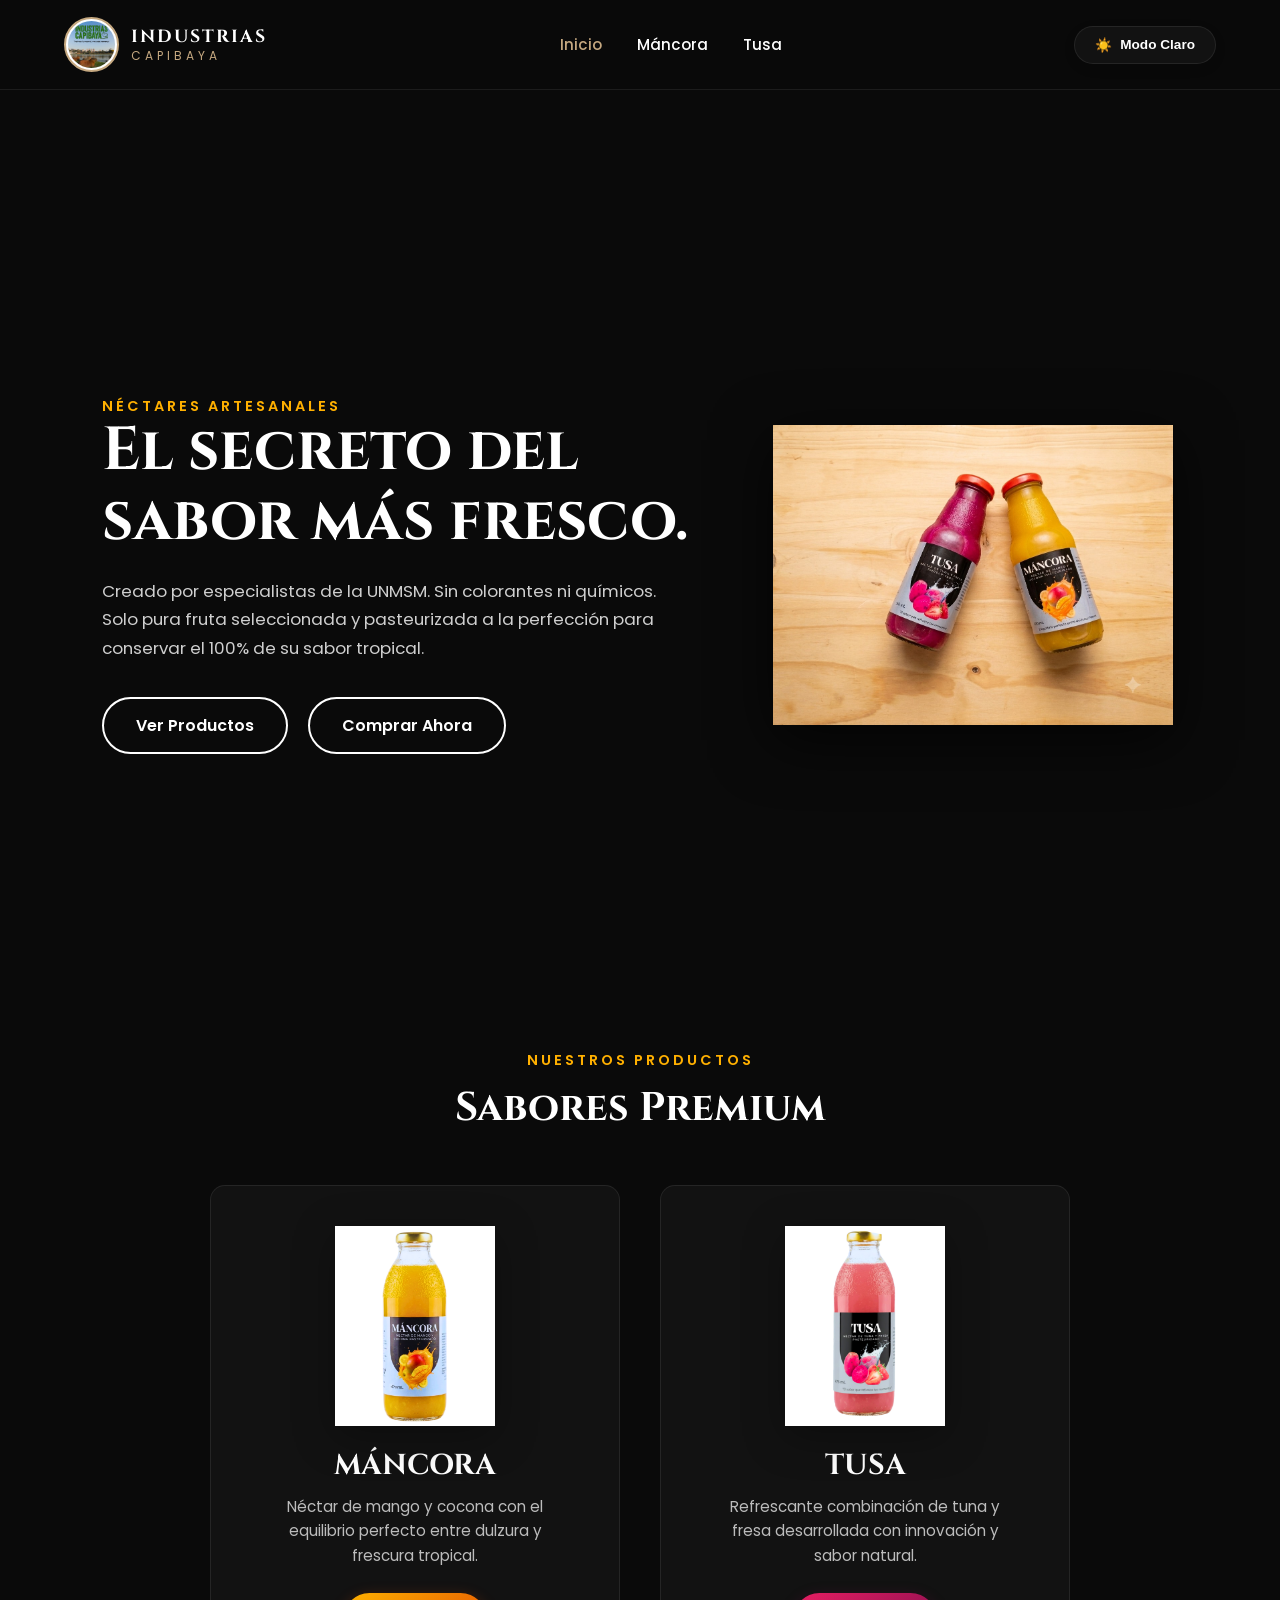
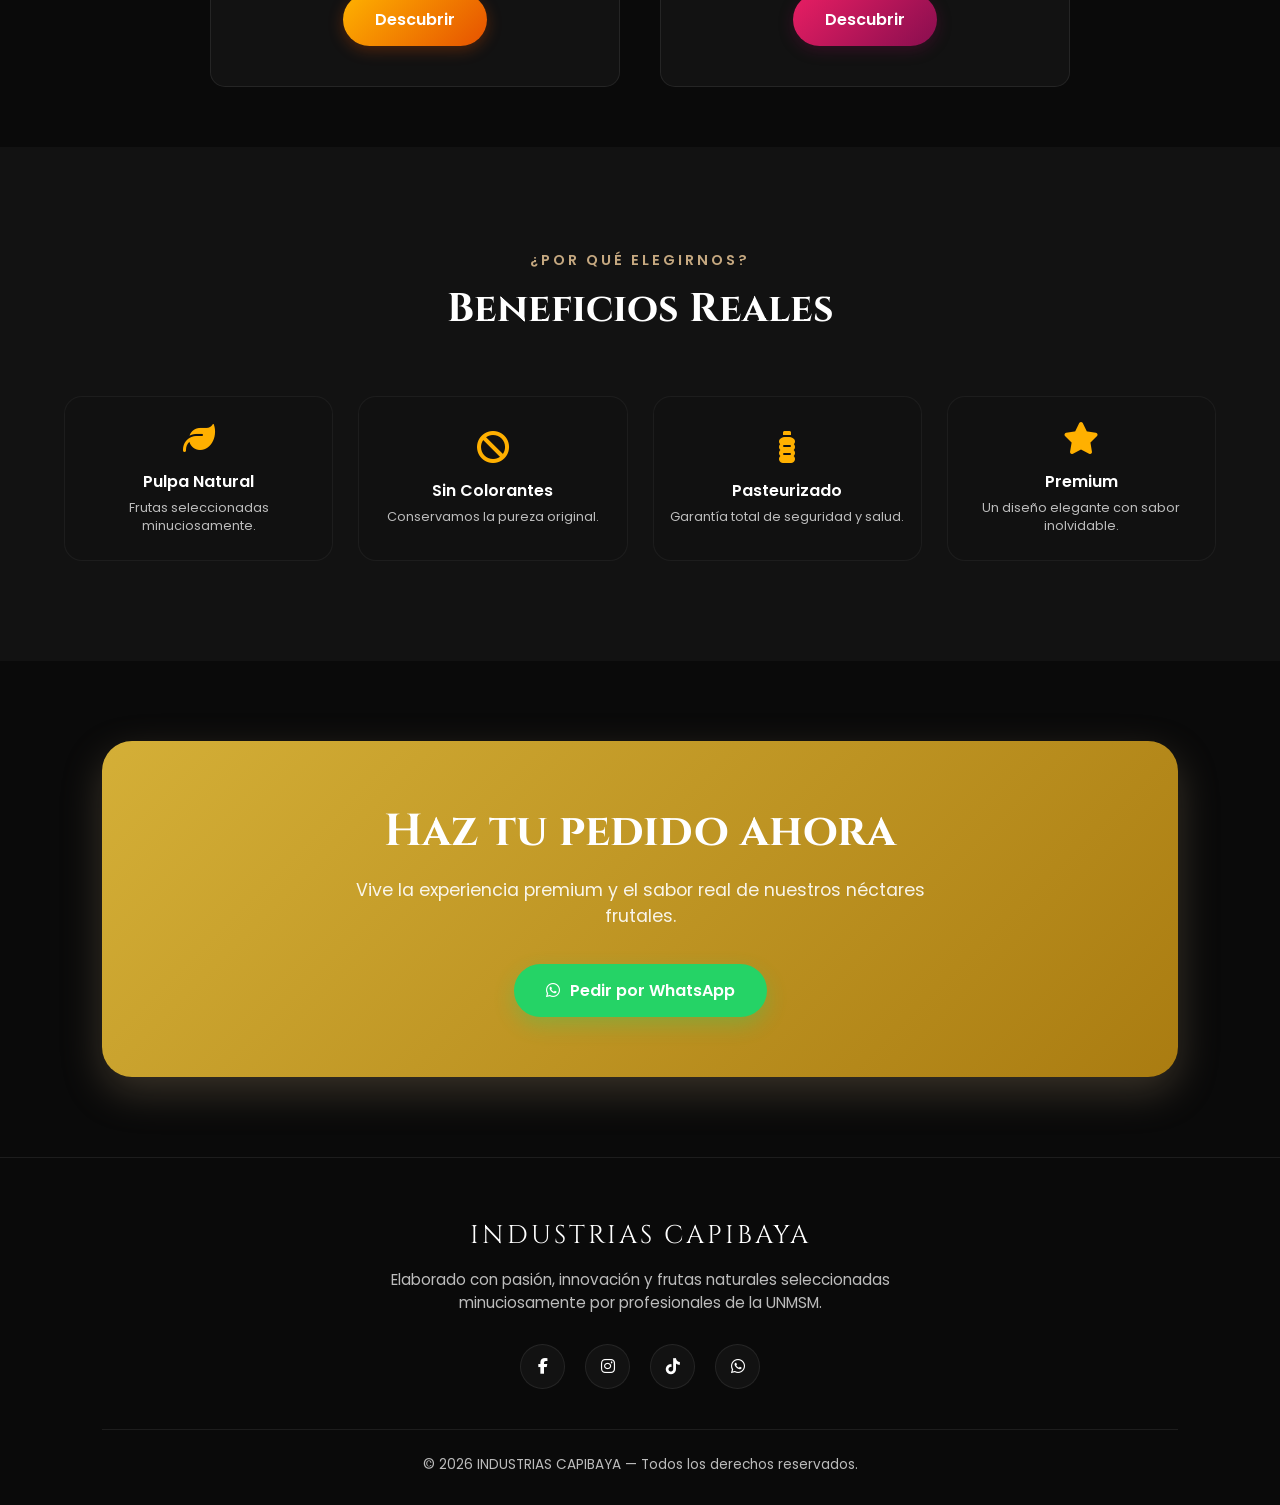
<file: index.html>
<!DOCTYPE html>
<html lang="es">
<head>
  <meta charset="UTF-8">
  <meta name="viewport" content="width=device-width, initial-scale=1.0">
  <title>INDUSTRIAS CAPIBAYA | Néctares Artesanales Premium</title>
  <link rel="stylesheet" href="css/styles.css">
  <link rel="preconnect" href="https://fonts.googleapis.com">
  <link rel="preconnect" href="https://fonts.gstatic.com" crossorigin>
  <link href="https://fonts.googleapis.com/css2?family=Cinzel:wght@500;700&family=Poppins:wght@300;400;500;600;700&display=swap" rel="stylesheet">
  <link rel="stylesheet" href="https://cdnjs.cloudflare.com/ajax/libs/font-awesome/6.5.2/css/all.min.css">
  <link rel="icon" href="img/logo.png">
</head>

<body data-page="home">

  <header class="header">
    <a href="index.html" class="logo">
      <img src="img/logo.png" alt="Logo Industrias Capibaya" class="logo__img">
      <div class="logo__text-container">
        <span class="logo__brand">INDUSTRIAS</span>
        <p class="logo__tagline">CAPIBAYA</p>
      </div>
    </a>

    <nav class="navbar" id="navbar">
      <a href="index.html" class="navbar__link navbar__link--active">Inicio</a>
      <a href="mancora.html" class="navbar__link">Máncora</a>
      <a href="tusa.html" class="navbar__link">Tusa</a>
    </nav>

    <div class="header__actions">
      <button id="themeToggle" class="theme-toggle" aria-label="Cambiar tema visual">
        <span class="theme-toggle__icon">🌙</span>
        <span class="theme-toggle__text">Modo Oscuro</span>
      </button>
      <div class="menu-btn" id="menuBtn">
        <i class="fa-solid fa-bars"></i>
      </div>
    </div>
  </header>

  <main class="main-content">
    
  <section class="hero" id="inicio">
    <div class="hero-content">
      
      <div class="hero-text">
        <span class="hero-mini" style="color: #ffb000; letter-spacing: 3px; font-weight: 600; font-size: 0.9rem;">NÉCTARES ARTESANALES</span>
        <h1>El secreto del sabor más fresco.</h1>
        <p>
          Creado por especialistas de la UNMSM. Sin colorantes ni químicos. 
          Solo pura fruta seleccionada y pasteurizada a la perfección para conservar el 100% de su sabor tropical.
        </p>
        <div class="hero-buttons">
          <a href="#productos" class="btn btn--secondary">Ver Productos</a>
          <a href="https://wa.me/51901165662?text=Hola,%20vi%20su%20web%20y%20quiero%20más%20información" target="_blank" class="btn btn--secondary">Comprar Ahora</a>
        </div>
      </div>

      <div class="hero-img">
        <img src="img/duo-bottles.png" alt="Néctares Premium">
      </div>

    </div>
  </section>

 <section class="details-section" id="productos" style="padding: 60px 4%; width: 100%; display: flex; flex-direction: column; align-items: center;">
      
      <div style="text-align: center; margin-bottom: 50px; width: 100%; display: block;">
        <span class="hero-product__subtitle" style="color: #ffb000; letter-spacing: 3px; font-weight: 600; font-size: 0.9rem; display: block; margin-bottom: 5px;">NUESTROS PRODUCTOS</span>
        <h2 style="font-family: 'Cinzel', serif; font-size: 2.5rem; margin-top: 10px; color: inherit; display: block;">Sabores Premium</h2>
      </div>

      <div class="ingredients-grid" style="display: grid; grid-template-columns: repeat(auto-fit, minmax(280px, 1fr)); gap: 40px; width: 100%; max-width: 900px; margin: 0 auto; padding: 0 20px;">
        
        <div class="ingredient-card product-card--mancora" style="padding: 40px 20px; background: var(--bg-card, #161616); border-radius: 15px; display: flex; flex-direction: column; align-items: center; text-align: center; transition: all 0.3s ease;">
          <img src="img/mancora-bottle.png" alt="Néctar Máncora" style="width: 100%; max-width: 160px; height: auto; margin-bottom: 20px; filter: drop-shadow(0 10px 20px rgba(0,0,0,0.3)); object-fit: contain;">
          <h3 style="font-family: 'Cinzel', serif; font-size: 1.8rem; margin-bottom: 10px; color: inherit;">MÁNCORA</h3>
          <p style="color: var(--text-muted, #cfcfcf); font-size: 0.95rem; line-height: 1.6; margin-bottom: 25px; max-width: 280px;">Néctar de mango y cocona con el equilibrio perfecto entre dulzura y frescura tropical.</p>
          <a href="mancora.html" class="btn btn--primary btn--discover" style="margin-top: auto;">Descubrir</a>
        </div>

        <div class="ingredient-card product-card--tusa" style="padding: 40px 20px; background: var(--bg-card, #161616); border-radius: 15px; display: flex; flex-direction: column; align-items: center; text-align: center; transition: all 0.3s ease;">
          <img src="img/tusa-bottle.png" alt="Néctar Tusa" style="width: 100%; max-width: 160px; height: auto; margin-bottom: 20px; filter: drop-shadow(0 10px 20px rgba(0,0,0,0.3)); object-fit: contain;">
          <h3 style="font-family: 'Cinzel', serif; font-size: 1.8rem; margin-bottom: 10px; color: inherit;">TUSA</h3>
          <p style="color: var(--text-muted, #cfcfcf); font-size: 0.95rem; line-height: 1.6; margin-bottom: 25px; max-width: 280px;">Refrescante combinación de tuna y fresa desarrollada con innovación y sabor natural.</p>
          <a href="tusa.html" class="btn btn--primary btn--discover" style="margin-top: auto;">Descubrir</a>
        </div>

      </div>
    </section>

    <section class="process-section" id="beneficios">
      <span class="process-section__subtitle">¿POR QUÉ ELEGIRNOS?</span>
      <h2 class="process-section__title">Beneficios Reales</h2>
      
      <div class="ingredients-grid" style="grid-template-columns: repeat(auto-fit, minmax(220px, 1fr)); gap: 25px;">
        <div class="ingredient-card">
          <i class="fa-solid fa-leaf ingredient-card__icon"></i>
          <h3 class="ingredient-card__name">Pulpa Natural</h3>
          <p class="ingredient-card__desc">Frutas seleccionadas minuciosamente.</p>
        </div>
        <div class="ingredient-card">
          <i class="fa-solid fa-ban ingredient-card__icon"></i>
          <h3 class="ingredient-card__name">Sin Colorantes</h3>
          <p class="ingredient-card__desc">Conservamos la pureza original.</p>
        </div>
        <div class="ingredient-card">
          <i class="fa-solid fa-bottle-water ingredient-card__icon"></i>
          <h3 class="ingredient-card__name">Pasteurizado</h3>
          <p class="ingredient-card__desc">Garantía total de seguridad y salud.</p>
        </div>
        <div class="ingredient-card">
          <i class="fa-solid fa-star ingredient-card__icon"></i>
          <h3 class="ingredient-card__name">Premium</h3>
          <p class="ingredient-card__desc">Un diseño elegante con sabor inolvidable.</p>
        </div>
      </div>
    </section>

    <section class="cta-banner">
      <div class="cta-banner__container">
        <h2 class="cta-banner__title">Haz tu pedido ahora</h2>
        <p class="cta-banner__text">Vive la experiencia premium y el sabor real de nuestros néctares frutales.</p>
        <a href="https://wa.me/51903060259?text=Hola,%20vi%20su%20web%20y%20quiero%20hacer%20un%20pedido" target="_blank" class="btn btn--whatsapp">
          <i class="fa-brands fa-whatsapp"></i> Pedir por WhatsApp
        </a>
      </div>
    </section>

  </main>

  <footer class="footer">
    <div class="footer__logo-title">INDUSTRIAS CAPIBAYA</div>
    <p class="footer__desc">Elaborado con pasión, innovación y frutas naturales seleccionadas minuciosamente por profesionales de la UNMSM.</p>
    <div class="footer__socials">
      <a href="#" class="footer__social-link" aria-label="Facebook"><i class="fa-brands fa-facebook-f"></i></a>
      <a href="https://www.instagram.com/industriascapibaya.sac?utm_source=ig_web_button_share_sheet&igsh=ZDNlZDc0MzIxNw==" class="footer__social-link" aria-label="Instagram"><i class="fa-brands fa-instagram"></i></a>
      <a href="#" class="footer__social-link" aria-label="TikTok"><i class="fa-brands fa-tiktok"></i></a>
      <a href="https://wa.me/51901165662" target="_blank" class="footer__social-link" aria-label="WhatsApp"><i class="fa-brands fa-whatsapp"></i></a>
    </div>
    <div class="footer__copy">
      &copy; 2026 INDUSTRIAS CAPIBAYA — Todos los derechos reservados.
    </div>
  </footer>

  <script src="js/script.js"></script>
</body>
</html>
</file>
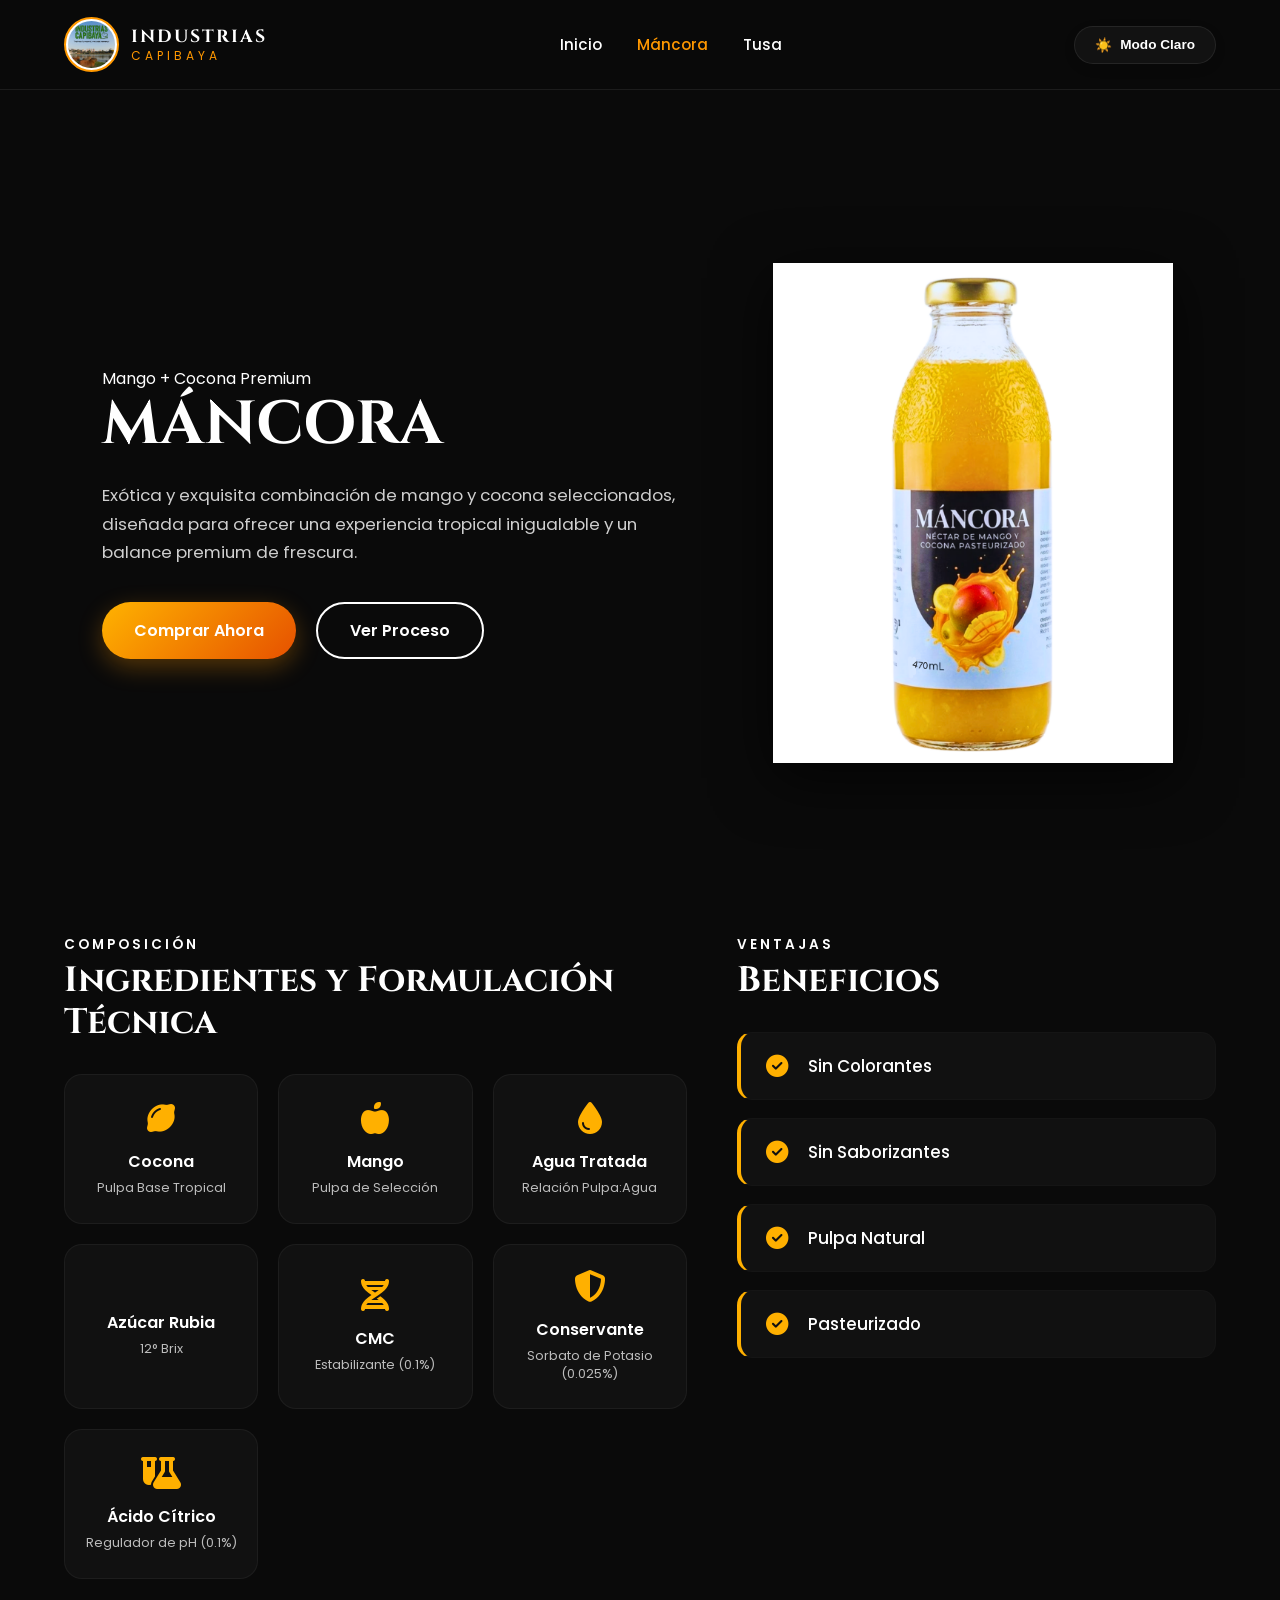
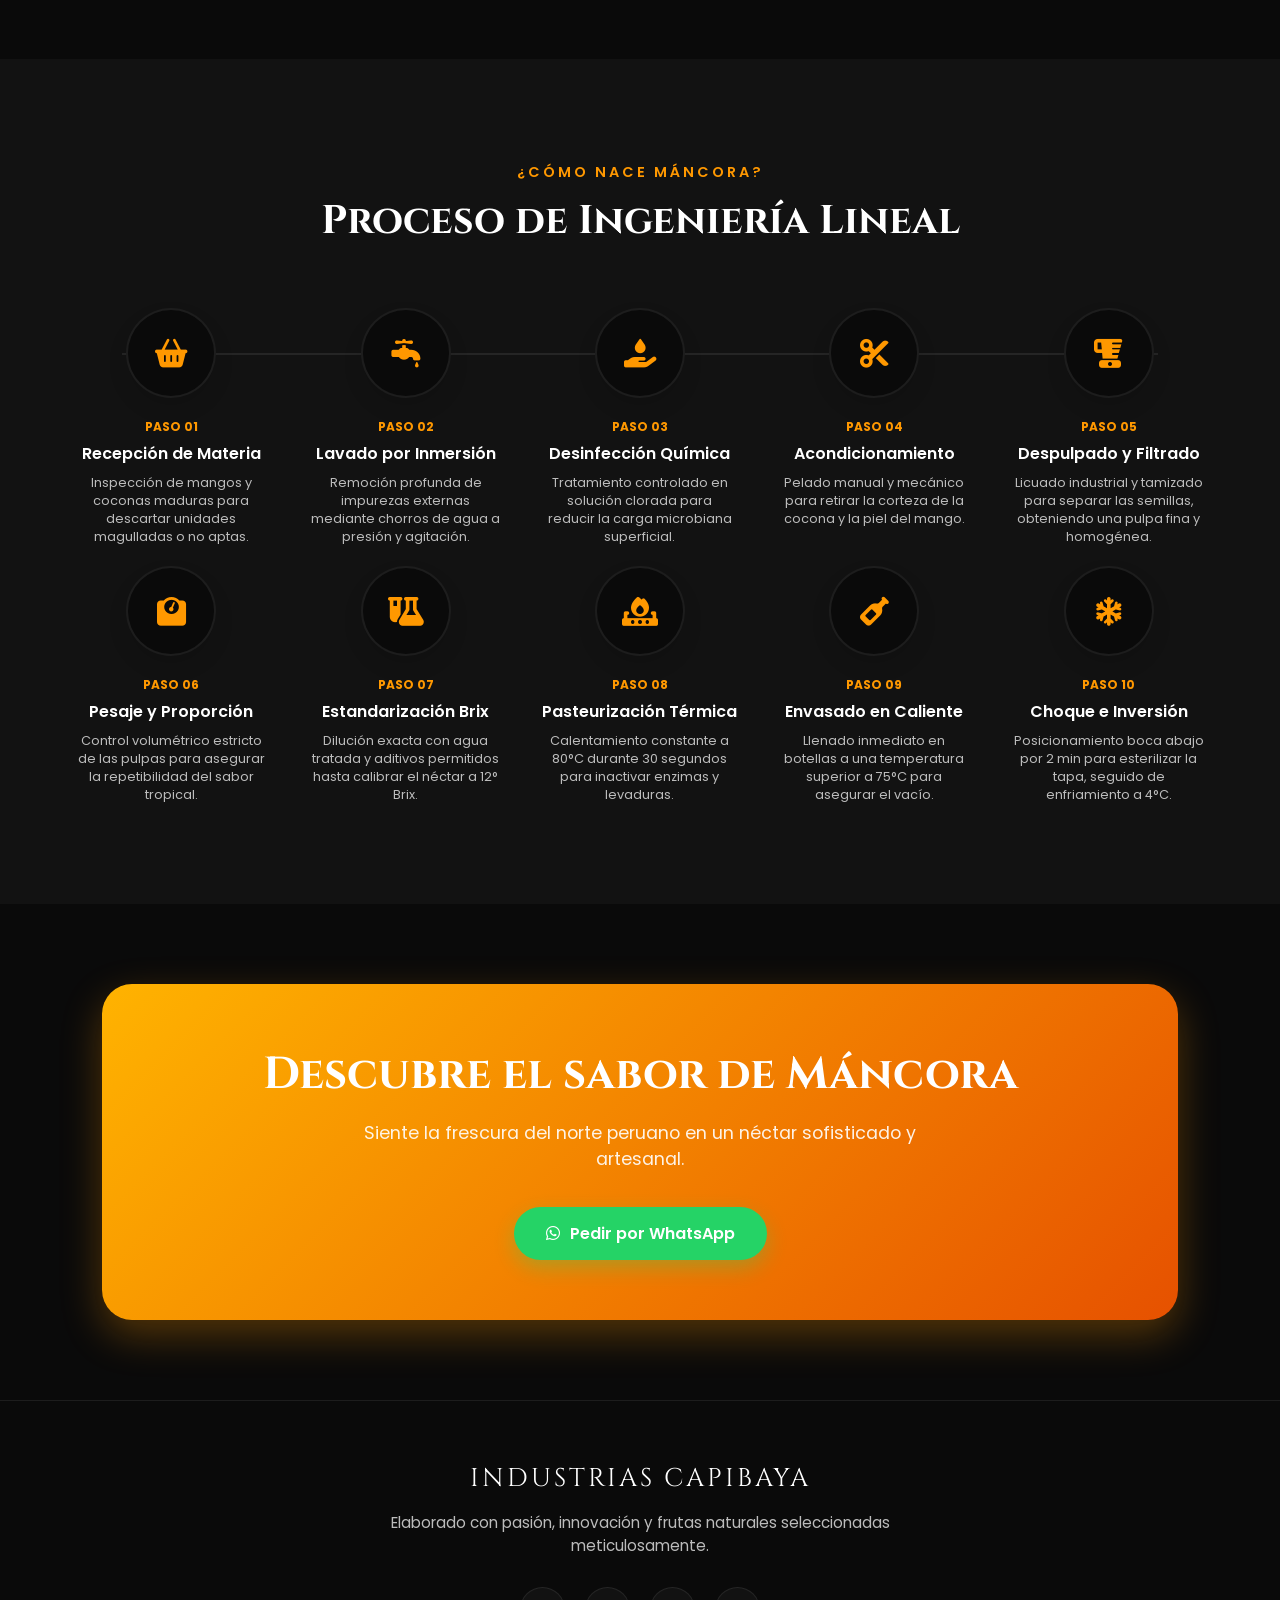
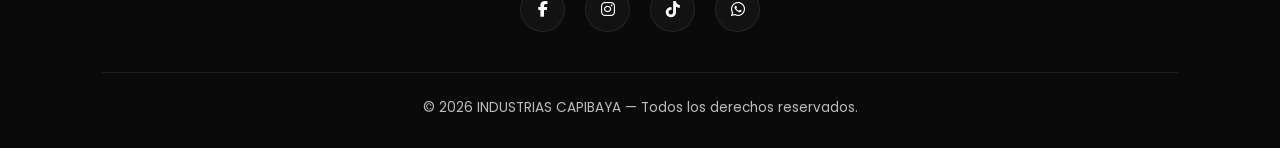
<file: mancora.html>
<!DOCTYPE html>
<html lang="es">
<head>
  <meta charset="UTF-8">
  <meta name="viewport" content="width=device-width, initial-scale=1.0">
  <title>MÁNCORA Premium | Industrias Capibaya</title>
  <link rel="stylesheet" href="css/styles.css">
  <link rel="preconnect" href="https://fonts.googleapis.com">
  <link rel="preconnect" href="https://fonts.gstatic.com" crossorigin>
  <link href="https://fonts.googleapis.com/css2?family=Cinzel:wght@700&family=Poppins:wght@300;400;500;600;700&display=swap" rel="stylesheet">
  <link rel="stylesheet" href="https://cdnjs.cloudflare.com/ajax/libs/font-awesome/6.5.2/css/all.min.css">
  <link rel="icon" href="img/logo.png">
</head>

<body data-product="mancora">

  <header class="header">
    <a href="index.html" class="logo">
      <img src="img/logo.png" alt="Logo Industrias Capibaya" class="logo__img">
      <div class="logo__text-container">
        <span class="logo__brand">INDUSTRIAS</span>
        <p class="logo__tagline">CAPIBAYA</p>
      </div>
    </a>
    <nav class="navbar" id="navbar">
      <a href="index.html" class="navbar__link">Inicio</a>
      <a href="mancora.html" class="navbar__link navbar__link--active">Máncora</a>
      <a href="tusa.html" class="navbar__link">Tusa</a>
    </nav>
    <div class="header__actions">
      <button id="themeToggle" class="theme-toggle" aria-label="Cambiar tema visual">
        <span class="theme-toggle__icon">🌙</span>
        <span class="theme-toggle__text">Modo Oscuro</span>
      </button>
      <div class="menu-btn" id="menuBtn"><i class="fa-solid fa-bars"></i></div>
    </div>
  </header>

  <main class="main-content">
    <section class="hero-product">
      <div class="hero-product__grid">
        <div class="hero-product__info">
          <span class="hero-product__subtitle">Mango + Cocona Premium</span>
          <h1 class="hero-product__title">MÁNCORA</h1>
          <p class="hero-product__description">
            Exótica y exquisita combinación de mango y cocona seleccionados, diseñada para ofrecer una experiencia tropical inigualable y un balance premium de frescura.
          </p>
          <div class="hero-product__actions">
            <a href="https://wa.me/51903060259?text=Hola,%20quiero%20comprar%20el%20néctar%20Premium%20Máncora" target="_blank" class="btn btn--primary">Comprar Ahora</a>
            <a href="#proceso" class="btn btn--secondary">Ver Proceso</a>
          </div>
        </div>
        <div class="hero-product__image-container">
          <img src="img/mancora-bottle.png" alt="Botella de Néctar Máncora Premium" class="hero-product__img">
        </div>
      </div>
    </section>

<section class="details-section">
  <div class="details-container-row">
    
    <div class="details-column-left">
      <div class="section-title-left">
        <span>COMPOSICIÓN</span>
        <h2>Ingredientes y Formulación Técnica</h2>
      </div>
      
      <div class="ingredients-grid">
        <div class="ingredient-card">
          <i class="fa-solid fa-lemon ingredient-card__icon"></i>
          <h3 class="ingredient-card__name">Cocona</h3>
          <p class="ingredient-card__desc">Pulpa Base Tropical</p>
        </div>
        <div class="ingredient-card">
          <i class="fa-solid fa-apple-whole ingredient-card__icon"></i>
          <h3 class="ingredient-card__name">Mango</h3>
          <p class="ingredient-card__desc">Pulpa de Selección</p>
        </div>
        <div class="ingredient-card">
          <i class="fa-solid fa-droplet ingredient-card__icon"></i>
          <h3 class="ingredient-card__name">Agua Tratada</h3>
          <p class="ingredient-card__desc">Relación Pulpa:Agua</p>
        </div>
        <div class="ingredient-card">
          <i class="fa-solid fa-cubes-sugar ingredient-card__icon"></i>
          <h3 class="ingredient-card__name">Azúcar Rubia</h3>
          <p class="ingredient-card__desc">12° Brix</p>
        </div>
        <div class="ingredient-card">
          <i class="fa-solid fa-dna ingredient-card__icon"></i>
          <h3 class="ingredient-card__name">CMC</h3>
          <p class="ingredient-card__desc">Estabilizante (0.1%)</p>
        </div>
        <div class="ingredient-card">
          <i class="fa-solid fa-shield-halved ingredient-card__icon"></i>
          <h3 class="ingredient-card__name">Conservante</h3>
          <p class="ingredient-card__desc">Sorbato de Potasio (0.025%)</p>
        </div>
        <div class="ingredient-card">
          <i class="fa-solid fa-flask-vial ingredient-card__icon"></i>
          <h3 class="ingredient-card__name">Ácido Cítrico</h3>
          <p class="ingredient-card__desc">Regulador de pH (0.1%)</p>
        </div>
      </div>
    </div>

    <div class="details-column-right">
      <div class="section-title-left">
        <span>VENTAJAS</span>
        <h2>Beneficios</h2>
      </div>
      
      <div class="benefits-list-vertical">
        <div class="benefit-row-item">
          <i class="fa-solid fa-circle-check"></i>
          <p>Sin Colorantes</p>
        </div>
        <div class="benefit-row-item">
          <i class="fa-solid fa-circle-check"></i>
          <p>Sin Saborizantes</p>
        </div>
        <div class="benefit-row-item">
          <i class="fa-solid fa-circle-check"></i>
          <p>Pulpa Natural</p>
        </div>
        <div class="benefit-row-item">
          <i class="fa-solid fa-circle-check"></i>
          <p>Pasteurizado</p>
        </div>
      </div>
    </div>

  </div>
</section>

    <section class="process-section" id="proceso">
  <span class="process-section__subtitle">¿CÓMO NACE MÁNCORA?</span>
  <h2 class="process-section__title">Proceso de Ingeniería Lineal</h2>
  <div class="timeline" style="grid-template-columns: repeat(auto-fit, minmax(200px, 1fr));">
    
    <div class="step-process timeline-item">
      <div class="step-process__circle"><i class="fa-solid fa-basket-shopping step-process__icon"></i></div>
      <span class="step-process__number">PASO 01</span>
      <h3 class="step-process__name">Recepción de Materia</h3>
      <p class="step-process__desc">Inspección de mangos y coconas maduras para descartar unidades magulladas o no aptas.</p>
    </div>

    <div class="step-process timeline-item">
      <div class="step-process__circle"><i class="fa-solid fa-faucet-drip step-process__icon"></i></div>
      <span class="step-process__number">PASO 02</span>
      <h3 class="step-process__name">Lavado por Inmersión</h3>
      <p class="step-process__desc">Remoción profunda de impurezas externas mediante chorros de agua a presión y agitación.</p>
    </div>

    <div class="step-process timeline-item">
      <div class="step-process__circle"><i class="fa-solid fa-hand-holding-droplet step-process__icon"></i></div>
      <span class="step-process__number">PASO 03</span>
      <h3 class="step-process__name">Desinfección Química</h3>
      <p class="step-process__desc">Tratamiento controlado en solución clorada para reducir la carga microbiana superficial.</p>
    </div>

    <div class="step-process timeline-item">
      <div class="step-process__circle"><i class="fa-solid fa-scissors step-process__icon"></i></div>
      <span class="step-process__number">PASO 04</span>
      <h3 class="step-process__name">Acondicionamiento</h3>
      <p class="step-process__desc">Pelado manual y mecánico para retirar la corteza de la cocona y la piel del mango.</p>
    </div>

    <div class="step-process timeline-item">
      <div class="step-process__circle"><i class="fa-solid fa-blender step-process__icon"></i></div>
      <span class="step-process__number">PASO 05</span>
      <h3 class="step-process__name">Despulpado y Filtrado</h3>
      <p class="step-process__desc">Licuado industrial y tamizado para separar las semillas, obteniendo una pulpa fina y homogénea.</p>
    </div>

    <div class="step-process timeline-item">
      <div class="step-process__circle"><i class="fa-solid fa-weight-scale step-process__icon"></i></div>
      <span class="step-process__number">PASO 06</span>
      <h3 class="step-process__name">Pesaje y Proporción</h3>
      <p class="step-process__desc">Control volumétrico estricto de las pulpas para asegurar la repetibilidad del sabor tropical.</p>
    </div>

    <div class="step-process timeline-item">
      <div class="step-process__circle"><i class="fa-solid fa-flask-vial step-process__icon"></i></div>
      <span class="step-process__number">PASO 07</span>
      <h3 class="step-process__name">Estandarización Brix</h3>
      <p class="step-process__desc">Dilución exacta con agua tratada y aditivos permitidos hasta calibrar el néctar a 12° Brix.</p>
    </div>

    <div class="step-process timeline-item">
      <div class="step-process__circle"><i class="fa-solid fa-fire-burner step-process__icon"></i></div>
      <span class="step-process__number">PASO 08</span>
      <h3 class="step-process__name">Pasteurización Térmica</h3>
      <p class="step-process__desc">Calentamiento constante a 80°C durante 30 segundos para inactivar enzimas y levaduras.</p>
    </div>

    <div class="step-process timeline-item">
      <div class="step-process__circle"><i class="fa-solid fa-wine-bottle step-process__icon"></i></div>
      <span class="step-process__number">PASO 09</span>
      <h3 class="step-process__name">Envasado en Caliente</h3>
      <p class="step-process__desc">Llenado inmediato en botellas a una temperatura superior a 75°C para asegurar el vacío.</p>
    </div>

    <div class="step-process timeline-item">
      <div class="step-process__circle"><i class="fa-solid fa-snowflake step-process__icon"></i></div>
      <span class="step-process__number">PASO 10</span>
      <h3 class="step-process__name">Choque e Inversión</h3>
      <p class="step-process__desc">Posicionamiento boca abajo por 2 min para esterilizar la tapa, seguido de enfriamiento a 4°C.</p>
    </div>

  </div>
</section>

    <section class="cta-banner">
      <div class="cta-banner__container">
        <h2 class="cta-banner__title">Descubre el sabor de Máncora</h2>
        <p class="cta-banner__text">Siente la frescura del norte peruano en un néctar sofisticado y artesanal.</p>
        <a href="https://wa.me/51903060259?text=Hola,%20quiero%20hacer%20un%20pedido%20de%20Máncora" target="_blank" class="btn btn--whatsapp">
          <i class="fa-brands fa-whatsapp"></i> Pedir por WhatsApp
        </a>
      </div>
    </section>
  </main>

  <footer class="footer">
    <div class="footer__logo-title">INDUSTRIAS CAPIBAYA</div>
 <p class="footer__desc">Elaborado con pasión, innovación y frutas naturales seleccionadas meticulosamente.</p>
    <div class="footer__socials">
      <a href="#" class="footer__social-link" aria-label="Facebook"><i class="fa-brands fa-facebook-f"></i></a>
      <a href="https://www.instagram.com/industriascapibaya.sac?utm_source=ig_web_button_share_sheet&igsh=ZDNlZDc0MzIxNw==" class="footer__social-link" aria-label="Instagram"><i class="fa-brands fa-instagram"></i></a>
      <a href="#" class="footer__social-link" aria-label="TikTok"><i class="fa-brands fa-tiktok"></i></a>
      <a href="https://wa.me/51903060259" target="_blank" class="footer__social-link" aria-label="WhatsApp"><i class="fa-brands fa-whatsapp"></i></a>
    </div>
    <div class="footer__copy">
      &copy; 2026 INDUSTRIAS CAPIBAYA — Todos los derechos reservados.
    </div>
  </footer>

  <script src="js/script.js"></script>
</body>
</html>
</file>
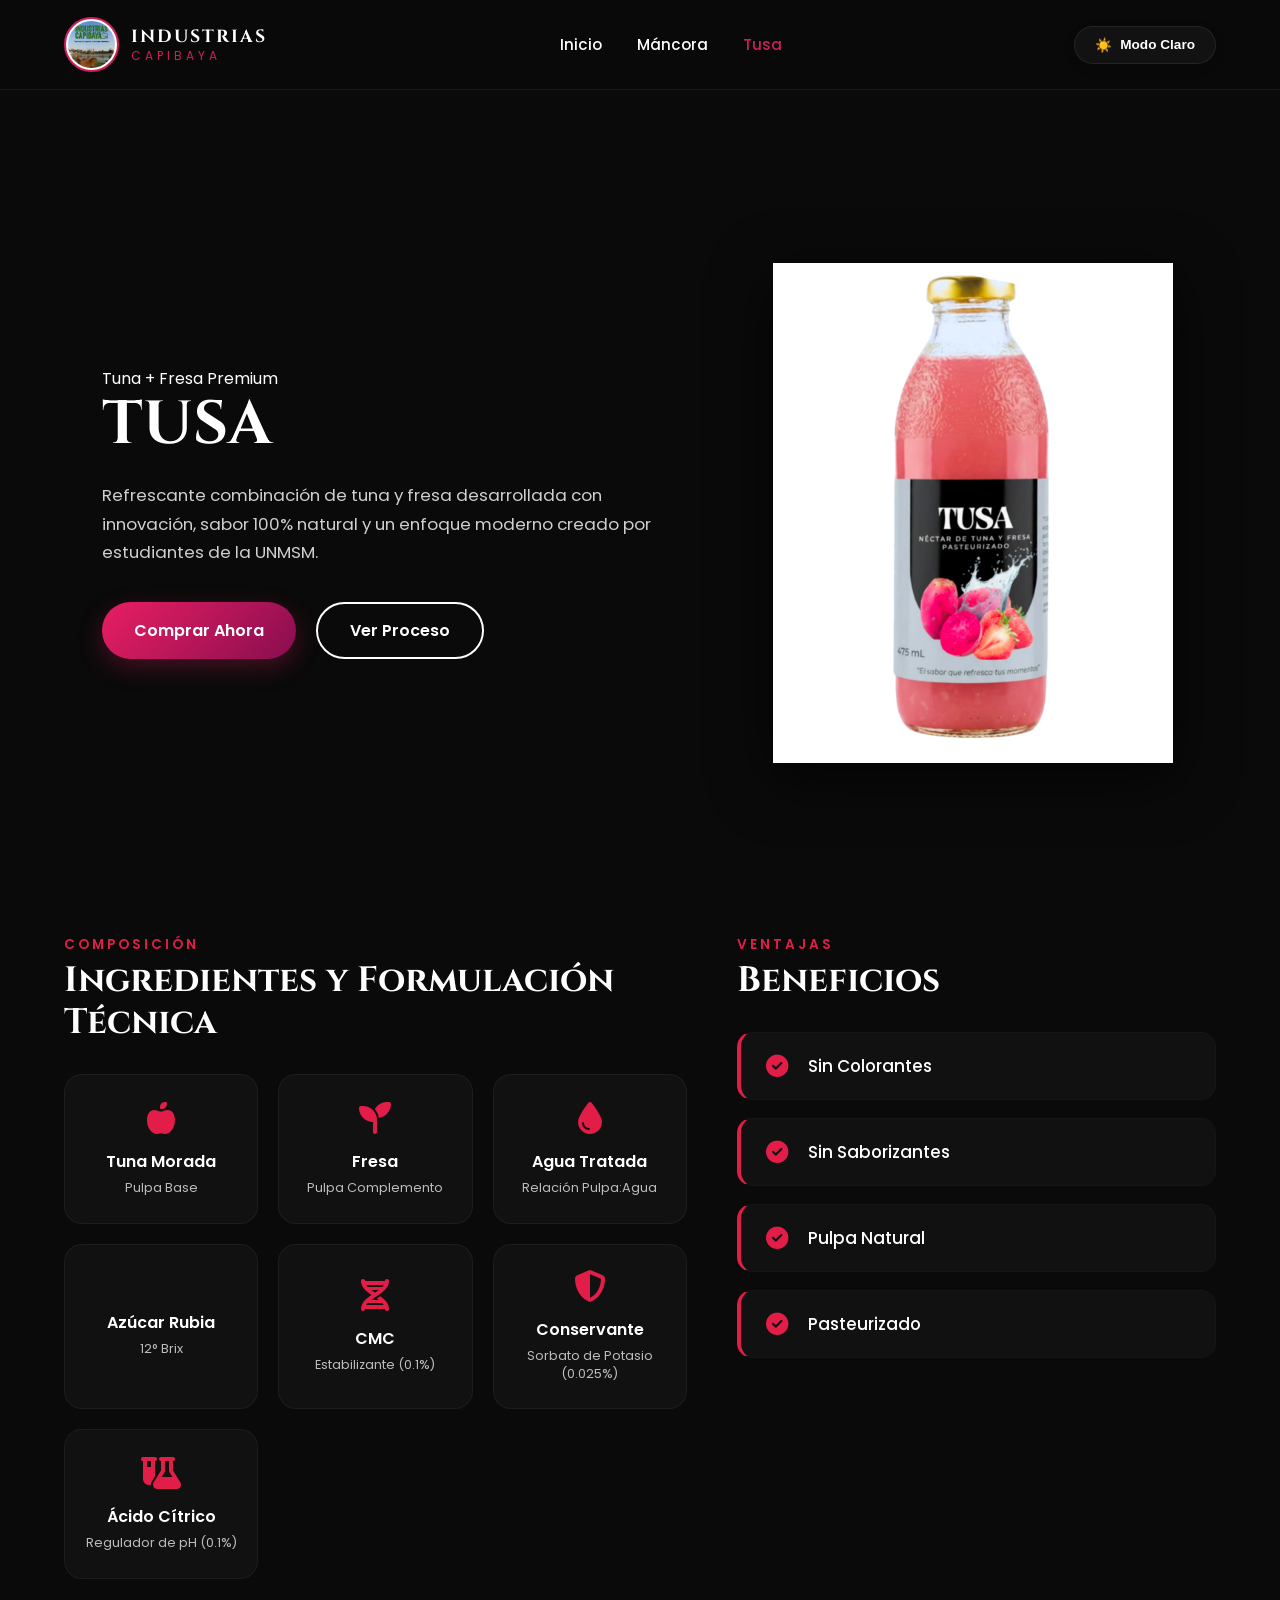
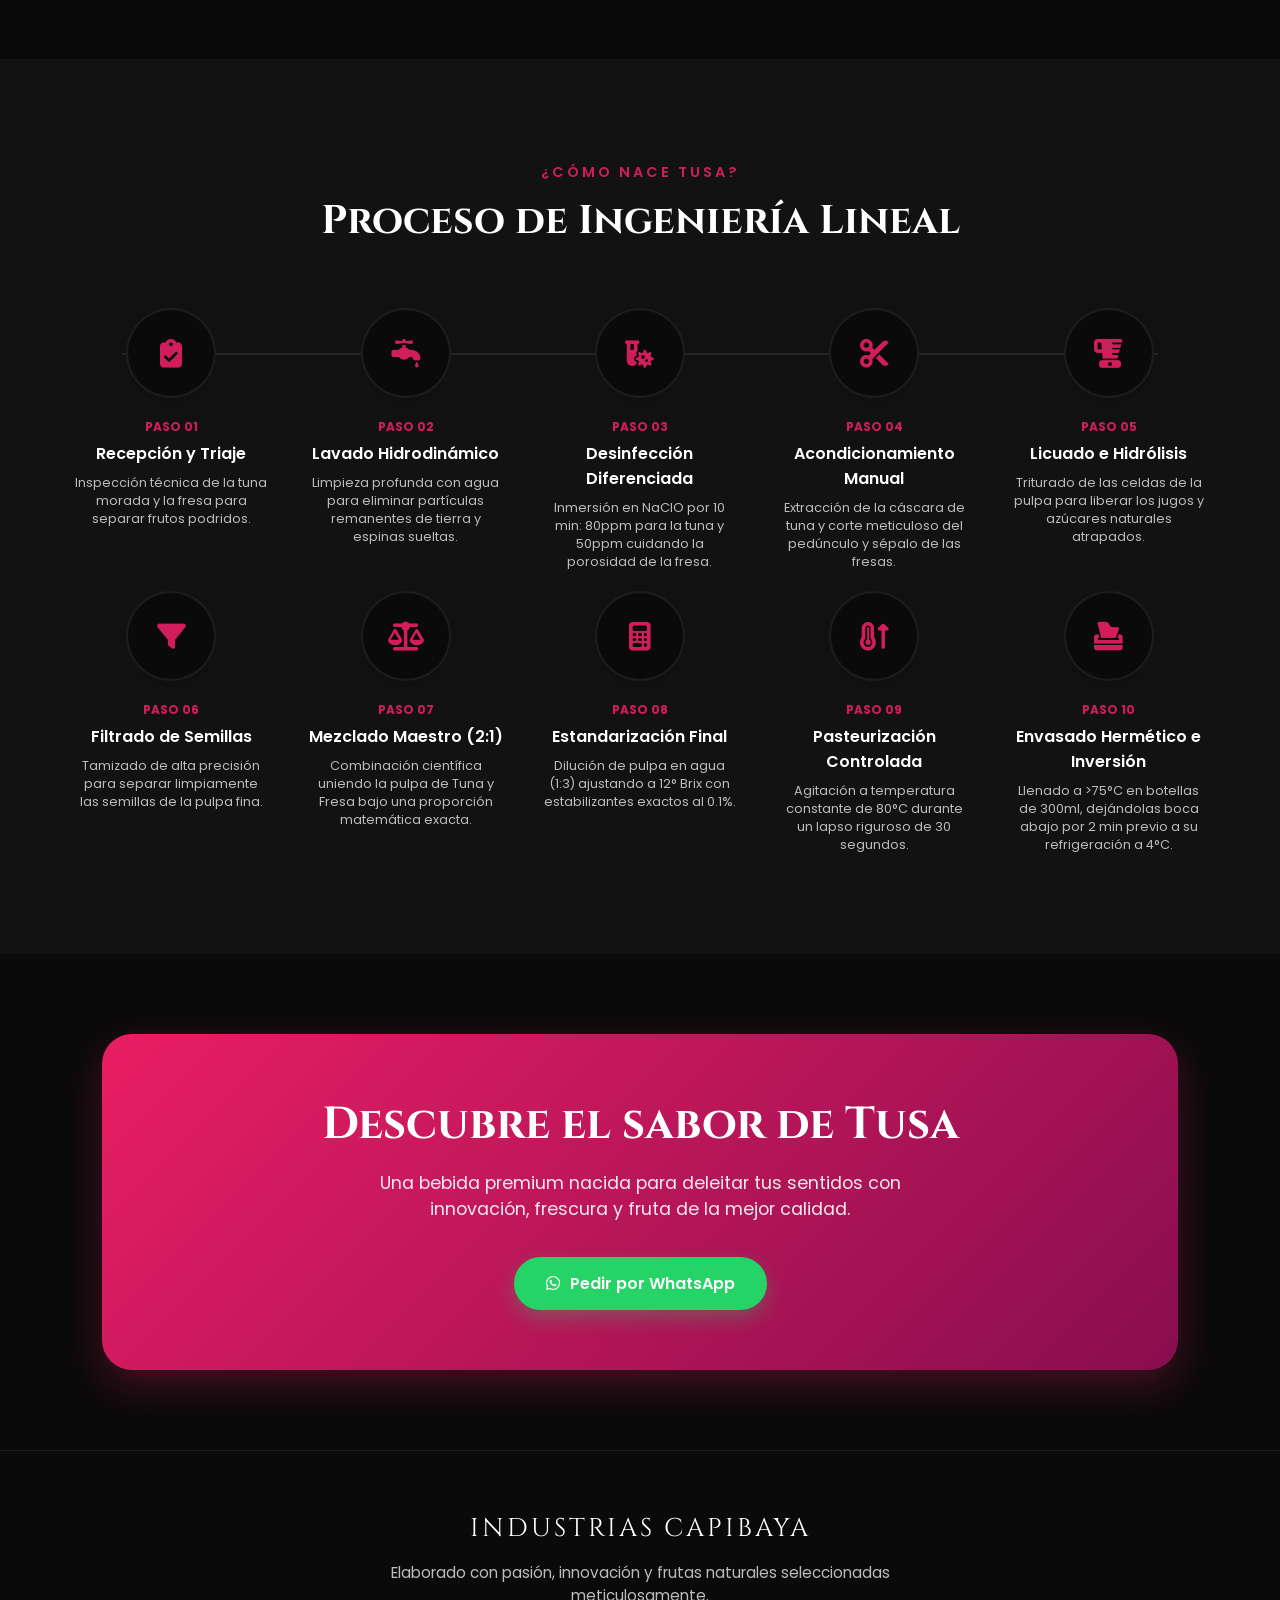
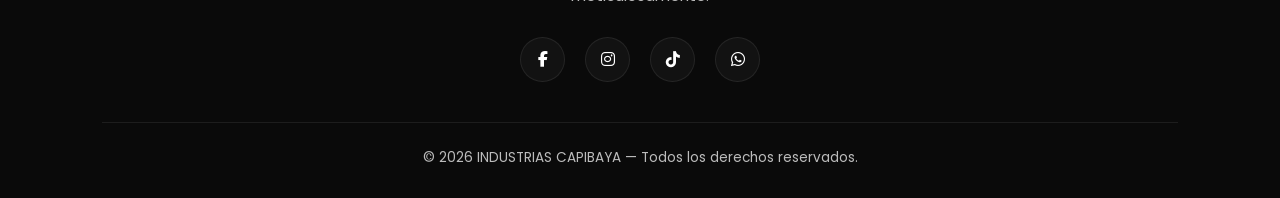
<file: tusa.html>
<!DOCTYPE html>
<html lang="es">
<head>
  <meta charset="UTF-8">
  <meta name="viewport" content="width=device-width, initial-scale=1.0">
  <title>TUSA Premium | Industrias Capibaya</title>
  <link rel="stylesheet" href="css/styles.css">
  <link rel="preconnect" href="https://fonts.googleapis.com">
  <link rel="preconnect" href="https://fonts.gstatic.com" crossorigin>
  <link href="https://fonts.googleapis.com/css2?family=Cinzel:wght@700&family=Poppins:wght@300;400;500;600;700&display=swap" rel="stylesheet">
  <link rel="stylesheet" href="https://cdnjs.cloudflare.com/ajax/libs/font-awesome/6.5.2/css/all.min.css">
  <link rel="icon" href="img/logo.png">
</head>

<body data-product="tusa">

  <header class="header">
    <a href="index.html" class="logo">
      <img src="img/logo.png" alt="Logo Industrias Capibaya" class="logo__img">
      <div class="logo__text-container">
        <span class="logo__brand">INDUSTRIAS</span>
        <p class="logo__tagline">CAPIBAYA</p>
      </div>
    </a>

    <nav class="navbar" id="navbar">
      <a href="index.html" class="navbar__link">Inicio</a>
      <a href="mancora.html" class="navbar__link">Máncora</a>
      <a href="tusa.html" class="navbar__link navbar__link--active">Tusa</a>
    </nav>

    <div class="header__actions">
      <button id="themeToggle" class="theme-toggle" aria-label="Cambiar tema visual">
        <span class="theme-toggle__icon">🌙</span>
        <span class="theme-toggle__text">Modo Oscuro</span>
      </button>
      <div class="menu-btn" id="menuBtn">
        <i class="fa-solid fa-bars"></i>
      </div>
    </div>
  </header>

  <main class="main-content">
    
    <section class="hero-product">
      <div class="hero-product__grid">
        <div class="hero-product__info">
          <span class="hero-product__subtitle">Tuna + Fresa Premium</span>
          <h1 class="hero-product__title">TUSA</h1>
          <p class="hero-product__description">
            Refrescante combinación de tuna y fresa desarrollada con innovación, sabor 100% natural y un enfoque moderno creado por estudiantes de la UNMSM.
          </p>
          <div class="hero-product__actions">
            <a href="https://wa.me/51901165662?text=Hola,%20quiero%20comprar%20el%20néctar%20Premium%20Tusa" target="_blank" class="btn btn--primary">Comprar Ahora</a>
            <a href="#proceso" class="btn btn--secondary">Ver Proceso</a>
          </div>
        </div>
        <div class="hero-product__image-container">
          <img src="img/tusa-bottle.png" alt="Botella de Néctar Tusa Premium" class="hero-product__img">
        </div>
      </div>
    </section>

<section class="details-section tusa-theme">
  <div class="details-container-row">
    
    <div class="details-column-left">
      <div class="section-title-left">
        <span>COMPOSICIÓN</span>
        <h2>Ingredientes y Formulación Técnica</h2>
      </div>
      
      <div class="ingredients-grid">
        <div class="ingredient-card">
          <i class="fa-solid fa-apple-whole ingredient-card__icon"></i>
          <h3 class="ingredient-card__name">Tuna Morada</h3>
          <p class="ingredient-card__desc">Pulpa Base</p>
        </div>
        <div class="ingredient-card">
          <i class="fa-solid fa-seedling ingredient-card__icon"></i>
          <h3 class="ingredient-card__name">Fresa</h3>
          <p class="ingredient-card__desc">Pulpa Complemento</p>
        </div>
        <div class="ingredient-card">
          <i class="fa-solid fa-droplet ingredient-card__icon"></i>
          <h3 class="ingredient-card__name">Agua Tratada</h3>
          <p class="ingredient-card__desc">Relación Pulpa:Agua</p>
        </div>
        <div class="ingredient-card">
          <i class="fa-solid fa-cubes-sugar ingredient-card__icon"></i>
          <h3 class="ingredient-card__name">Azúcar Rubia</h3>
          <p class="ingredient-card__desc">12° Brix</p>
        </div>
        <div class="ingredient-card">
          <i class="fa-solid fa-dna ingredient-card__icon"></i>
          <h3 class="ingredient-card__name">CMC</h3>
          <p class="ingredient-card__desc">Estabilizante (0.1%)</p>
        </div>
        <div class="ingredient-card">
          <i class="fa-solid fa-shield-halved ingredient-card__icon"></i>
          <h3 class="ingredient-card__name">Conservante</h3>
          <p class="ingredient-card__desc">Sorbato de Potasio (0.025%)</p>
        </div>
        <div class="ingredient-card">
          <i class="fa-solid fa-flask-vial ingredient-card__icon"></i>
          <h3 class="ingredient-card__name">Ácido Cítrico</h3>
          <p class="ingredient-card__desc">Regulador de pH (0.1%)</p>
        </div>
      </div>
    </div>

    <div class="details-column-right">
      <div class="section-title-left">
        <span>VENTAJAS</span>
        <h2>Beneficios</h2>
      </div>
      
      <div class="benefits-list-vertical">
        <div class="benefit-row-item">
          <i class="fa-solid fa-circle-check"></i>
          <p>Sin Colorantes</p>
        </div>
        <div class="benefit-row-item">
          <i class="fa-solid fa-circle-check"></i>
          <p>Sin Saborizantes</p>
        </div>
        <div class="benefit-row-item">
          <i class="fa-solid fa-circle-check"></i>
          <p>Pulpa Natural</p>
        </div>
        <div class="benefit-row-item">
          <i class="fa-solid fa-circle-check"></i>
          <p>Pasteurizado</p>
        </div>
      </div>
    </div>

  </div>
</section>

<section class="process-section" id="proceso">
  <span class="process-section__subtitle">¿CÓMO NACE TUSA?</span>
  <h2 class="process-section__title">Proceso de Ingeniería Lineal</h2>
  <div class="timeline" style="grid-template-columns: repeat(auto-fit, minmax(200px, 1fr));">
    
    <div class="step-process timeline-item">
      <div class="step-process__circle"><i class="fa-solid fa-clipboard-check step-process__icon"></i></div>
      <span class="step-process__number">PASO 01</span>
      <h3 class="step-process__name">Recepción y Triaje</h3>
      <p class="step-process__desc">Inspección técnica de la tuna morada y la fresa para separar frutos podridos.</p>
    </div>

    <div class="step-process timeline-item">
      <div class="step-process__circle"><i class="fa-solid fa-faucet-drip step-process__icon"></i></div>
      <span class="step-process__number">PASO 02</span>
      <h3 class="step-process__name">Lavado Hidrodinámico</h3>
      <p class="step-process__desc">Limpieza profunda con agua para eliminar partículas remanentes de tierra y espinas sueltas.</p>
    </div>

    <div class="step-process timeline-item">
      <div class="step-process__circle"><i class="fa-solid fa-vial-virus step-process__icon"></i></div>
      <span class="step-process__number">PASO 03</span>
      <h3 class="step-process__name">Desinfección Diferenciada</h3>
      <p class="step-process__desc">Inmersión en NaClO por 10 min: 80ppm para la tuna y 50ppm cuidando la porosidad de la fresa.</p>
    </div>

    <div class="step-process timeline-item">
      <div class="step-process__circle"><i class="fa-solid fa-scissors step-process__icon"></i></div>
      <span class="step-process__number">PASO 04</span>
      <h3 class="step-process__name">Acondicionamiento Manual</h3>
      <p class="step-process__desc">Extracción de la cáscara de tuna y corte meticuloso del pedúnculo y sépalo de las fresas.</p>
    </div>

    <div class="step-process timeline-item">
      <div class="step-process__circle"><i class="fa-solid fa-blender step-process__icon"></i></div>
      <span class="step-process__number">PASO 05</span>
      <h3 class="step-process__name">Licuado e Hidrólisis</h3>
      <p class="step-process__desc">Triturado de las celdas de la pulpa para liberar los jugos y azúcares naturales atrapados.</p>
    </div>

    <div class="step-process timeline-item">
      <div class="step-process__circle"><i class="fa-solid fa-filter step-process__icon"></i></div>
      <span class="step-process__number">PASO 06</span>
      <h3 class="step-process__name">Filtrado de Semillas</h3>
      <p class="step-process__desc">Tamizado de alta precisión para separar limpiamente las semillas de la pulpa fina.</p>
    </div>

    <div class="step-process timeline-item">
      <div class="step-process__circle"><i class="fa-solid fa-scale-balanced step-process__icon"></i></div>
      <span class="step-process__number">PASO 07</span>
      <h3 class="step-process__name">Mezclado Maestro (2:1)</h3>
      <p class="step-process__desc">Combinación científica uniendo la pulpa de Tuna y Fresa bajo una proporción matemática exacta.</p>
    </div>

    <div class="step-process timeline-item">
      <div class="step-process__circle"><i class="fa-solid fa-calculator step-process__icon"></i></div>
      <span class="step-process__number">PASO 08</span>
      <h3 class="step-process__name">Estandarización Final</h3>
      <p class="step-process__desc">Dilución de pulpa en agua (1:3) ajustando a 12° Brix con estabilizantes exactos al 0.1%.</p>
    </div>

    <div class="step-process timeline-item">
      <div class="step-process__circle"><i class="fa-solid fa-temperature-arrow-up step-process__icon"></i></div>
      <span class="step-process__number">PASO 09</span>
      <h3 class="step-process__name">Pasteurización Controlada</h3>
      <p class="step-process__desc">Agitación a temperatura constante de 80°C durante un lapso riguroso de 30 segundos.</p>
    </div>

    <div class="step-process timeline-item">
      <div class="step-process__circle"><i class="fa-solid fa-box-tissue step-process__icon"></i></div>
      <span class="step-process__number">PASO 10</span>
      <h3 class="step-process__name">Envasado Hermético e Inversión</h3>
      <p class="step-process__desc">Llenado a >75°C en botellas de 300ml, dejándolas boca abajo por 2 min previo a su refrigeración a 4°C.</p>
    </div>

  </div>
</section>

    <section class="cta-banner">
      <div class="cta-banner__container">
        <h2 class="cta-banner__title">Descubre el sabor de Tusa</h2>
        <p class="cta-banner__text">Una bebida premium nacida para deleitar tus sentidos con innovación, frescura y fruta de la mejor calidad.</p>
        <a href="https://wa.me/51901165662?text=Hola,%20quiero%20hacer%20un%20pedido%20de%20Tusa" target="_blank" class="btn btn--whatsapp">
          <i class="fa-brands fa-whatsapp"></i> Pedir por WhatsApp
        </a>
      </div>
    </section>

  </main>

  <footer class="footer">
    <div class="footer__logo-title">INDUSTRIAS CAPIBAYA</div>
    <p class="footer__desc">Elaborado con pasión, innovación y frutas naturales seleccionadas meticulosamente.</p>
    <div class="footer__socials">
      <a href="#" class="footer__social-link" aria-label="Facebook"><i class="fa-brands fa-facebook-f"></i></a>
      <a href="https://www.instagram.com/industriascapibaya.sac?utm_source=ig_web_button_share_sheet&igsh=ZDNlZDc0MzIxNw==" class="footer__social-link" aria-label="Instagram"><i class="fa-brands fa-instagram"></i></a>
      <a href="#" class="footer__social-link" aria-label="TikTok"><i class="fa-brands fa-tiktok"></i></a>
      <a href="https://wa.me/51901165662" target="_blank" class="footer__social-link" aria-label="WhatsApp"><i class="fa-brands fa-whatsapp"></i></a>
    </div>
    <div class="footer__copy">
      &copy; 2026 INDUSTRIAS CAPIBAYA — Todos los derechos reservados.
    </div>
  </footer>

  <script src="js/script.js"></script>
</body>
</html>
</file>
<file: css/styles.css>
/* ==========================================================================
   1. VARIABLES Y CONFIGURACIÓN BASE
   ========================================================================== */
:root {
    --font-primary: 'Poppins', sans-serif;
    --font-accent: 'Cinzel', serif;
    --transition-smooth: all 0.4s cubic-bezier(0.25, 0.8, 0.25, 1);
    
    /* Configuración por defecto: Modo Oscuro + Sabor TUSA */
    --bg-main: #0a0a0a;
    --bg-card: #121212;
    --bg-nav: rgba(10, 10, 10, 0.75);
    --text-main: #ffffff;
    --text-muted: #bcbcbc;
    --border-color: rgba(255, 255, 255, 0.08);
    
    /* Paleta TUSA (Magenta / Rosados Premium) */
    --primary: #d11d5b;
    --primary-gradient: linear-gradient(135deg, #e91e63, #880e4f);
    --accent-glow: rgba(209, 29, 91, 0.3);
}

/* Variación de Sabor: MÁNCORA */
body[data-product="mancora"] {
    --primary: #ff9800;
    --primary-gradient: linear-gradient(135deg, #ffb300, #e65100);
    --accent-glow: rgba(255, 152, 0, 0.3);
}

/* ==========================================================================
   VARIACIONES DE MODO CLARO (LIGHT MODE)
   ========================================================================== */
body.light-mode {
    --bg-main: #f9f9f9;
    --bg-card: #ffffff;
    --bg-nav: rgba(249, 249, 249, 0.85);
    --text-main: #111111;
    --text-muted: #555555;
    --border-color: rgba(0, 0, 0, 0.08);
}

/* Ajustes específicos de contrastes en Modo Claro */
body.light-mode .step-process__circle {
    background: var(--bg-card);
    border: 2px solid var(--primary);
}

/* ==========================================================================
   2. RESETS Y ESTILOS GLOBALES
   ========================================================================== */
* {
    margin: 0;
    padding: 0;
    box-sizing: border-box;
}

html {
    scroll-behavior: smooth;
    font-size: 16px;
}

body {
    font-family: var(--font-primary);
    background-color: var(--bg-main);
    color: var(--text-main);
    overflow-x: hidden;
    transition: var(--transition-smooth);
}

img {
    max-width: 100%;
    height: auto;
}

/* ==========================================================================
   3. COMPONENTES: COMPARTIDOS (HEADER, FOOTER, BOTONES)
   ========================================================================== */
.header {
    width: 100%;
    height: 90px;
    padding: 0 5%;
    position: fixed;
    top: 0;
    left: 0;
    display: flex;
    justify-content: space-between;
    align-items: center;
    z-index: 1000;
    backdrop-filter: blur(15px);
    background: var(--bg-nav);
    border-bottom: 1px solid var(--border-color);
    transition: var(--transition-smooth);
}

.logo {
    display: flex;
    align-items: center;
    gap: 12px;
    text-decoration: none;
}

.logo__img {
    width: 55px;
    height: 55px;
    border-radius: 50%;
    border: 2px solid var(--primary);
    background: #fff;
    padding: 2px;
}

.logo__text-container {
    display: flex;
    flex-direction: column;
}

.logo__brand {
    font-family: var(--font-accent);
    font-size: 1.1rem;
    font-weight: 700;
    letter-spacing: 2px;
    color: var(--text-main);
}

.logo__tagline {
    font-size: 0.75rem;
    color: var(--primary);
    letter-spacing: 4px;
    margin-top: -2px;
}

.navbar {
    display: flex;
    gap: 35px;
}

.navbar__link {
    color: var(--text-main);
    text-decoration: none;
    font-weight: 500;
    font-size: 0.95rem;
    transition: var(--transition-smooth);
    position: relative;
}

.navbar__link:hover,
.navbar__link--active {
    color: var(--primary);
}

.header__actions {
    display: flex;
    align-items: center;
    gap: 20px;
}

.theme-toggle {
    background: var(--bg-card);
    border: 1px solid var(--border-color);
    color: var(--text-main);
    padding: 10px 20px;
    border-radius: 30px;
    cursor: pointer;
    display: flex;
    align-items: center;
    gap: 8px;
    font-weight: 600;
    font-size: 0.85rem;
    box-shadow: 0 4px 15px rgba(0,0,0,0.05);
    transition: var(--transition-smooth);
}

.theme-toggle:hover {
    transform: translateY(-2px);
    border-color: var(--primary);
}

.menu-btn {
    display: none;
    font-size: 1.5rem;
    cursor: pointer;
    color: var(--text-main);
}

/* Botones universales */
.btn {
    display: inline-flex;
    align-items: center;
    justify-content: center;
    gap: 10px;
    padding: 14px 32px;
    border-radius: 50px;
    text-decoration: none;
    font-weight: 600;
    transition: var(--transition-smooth);
    cursor: pointer;
    border: none;
}

.btn--primary {
    background: var(--primary-gradient);
    color: #ffffff;
    box-shadow: 0 8px 25px var(--accent-glow);
}

.btn--primary:hover {
    transform: translateY(-3px);
    box-shadow: 0 12px 30px var(--accent-glow);
}

.btn--secondary {
    background: transparent;
    color: var(--text-main);
    border: 2px solid var(--text-main);
}

.btn--secondary:hover {
    background: var(--text-main);
    color: var(--bg-main);
}

/* ==========================================================================
   4. ESTRUCTURA Y UI DE LA LANDING DE PRODUCTO (PLANTILLA MAESTRA)
   ========================================================================== */
.main-content {
    padding-top: 90px;
}

/* ==========================================================================
   REPARACIÓN DE PORTADAS (HERO & HERO-PRODUCT) - DOS COLUMNAS / RESPONSIVE
   ========================================================================== */

/* Contenedor base de la portada de Inicio */
/* HERO PRINCIPAL & PORTADAS DE PRODUCTOS UNIFICADAS */
.hero {
  width: 100%;
  min-height: 100vh;
  display: flex;
  justify-content: center;
  align-items: center;
  padding: 130px 8% 60px 8%;
  position: relative;
  overflow: hidden;
  background: #0a0a0a;
}

.hero-product {
  width: 100%;
  min-height: 85vh;
  display: flex;
  justify-content: center;
  align-items: center;
  padding: 140px 8% 60px 8%;
  position: relative;
  overflow: hidden;
  background: #0a0a0a;
}

/* Grillas simétricas de 2 columnas para PC/Laptop */
.hero-content, 
.hero-product__grid {
  display: grid;
  grid-template-columns: 1.2fr 0.8fr;
  gap: 50px;
  width: 100%;
  max-width: 1200px;
  align-items: center;
}

/* Columnas de Texto */
.hero-text, 
.hero-product__content {
  display: flex;
  flex-direction: column;
  justify-content: center;
  text-align: left;
  z-index: 2;
}

.hero-text h1, 
.hero-product__title {
  font-family: 'Cinzel', serif;
  font-size: 3.8rem;
  line-height: 1.15;
  margin-bottom: 20px;
}

.hero-text p, 
.hero-product__description {
  font-size: 1.05rem;
  line-height: 1.7;
  color: #cfcfcf;
  margin-bottom: 35px;
  max-width: 580px;
}

.hero-buttons, 
.hero-product__actions {
  display: flex;
  gap: 20px;
  flex-wrap: wrap;
}

/* Columnas de Imagen */
.hero-img, 
.hero-product__image-container {
  display: flex;
  justify-content: center;
  align-items: center;
  width: 100%;
  z-index: 2;
}

/* Ajuste estricto para evitar el desborde gigante de las botellas */
.hero-img img, 
.hero-product__image-container img {
  width: 100%;
  max-width: 400px;
  height: auto;
  object-fit: contain;
  filter: drop-shadow(0 15px 30px rgba(0,0,0,0.7));
  animation: floatProduct 4s ease-in-out infinite;
}

@keyframes floatProduct {
  0% { transform: translateY(0px); }
  50% { transform: translateY(-12px); }
  100% { transform: translateY(0px); }
}

/* --- SECCIÓN INGREDIENTES Y BENEFICIOS --- */
.details-section {
    padding: 100px 8%;
    background-color: var(--bg-main);
}

.details-section__grid {
    display: grid;
    grid-template-columns: 1.2fr 0.8fr;
    gap: 80px;
}

.details-section__title {
    font-family: var(--font-accent);
    font-size: 2rem;
    margin-bottom: 35px;
    position: relative;
    padding-bottom: 15px;
}

.details-section__title::after {
    content: '';
    position: absolute;
    bottom: 0;
    left: 0;
    width: 60px;
    height: 3px;
    background: var(--primary);
}

/* Grilla de Ingredientes */
/* Contenedor de la cuadrícula de ingredientes */
.ingredients-grid {
  display: grid;
  /* Define que las tarjetas tengan un tamaño mínimo de 220px y máximo proporcional uniforme */
  grid-template-columns: repeat(auto-fit, minmax(220px, 1fr));
  gap: 25px;
  width: 100%;
}

/* Tarjeta individual */
.ingredient-card {
  background: #111; /* Color base oscuro */
  border-radius: 20px;
  padding: 30px 20px;
  text-align: center;
  display: flex;
  flex-direction: column;
  align-items: center;
  justify-content: center;
  transition: 0.4s ease;
  min-height: 180px; /* Forzar a que todas tengan exactamente el mismo alto mínimo */
  border: 1px solid rgba(255, 255, 255, 0.05); /* Borde sutil para que no se pierda en el fondo */
}

.ingredient-card:hover {
  transform: translateY(-5px);
  border-color: var(--primary, #ffb000); /* Si no encuentra --primary, usa el dorado por defecto */
}

/* Iconos dentro de las tarjetas */
.ingredient-card__icon {
  font-size: 2rem;
  margin-bottom: 15px;
  display: block;
  color: #ffb000; /* Color por defecto para que no salga negro u oculto */
}

/* Forzamos a que el título sea blanco en el modo oscuro */
.ingredient-card__name {
  font-size: 1rem;
  font-weight: 600;
  margin-bottom: 5px;
  color: #ffffff; 
}

/* Ajuste del texto secundario */
.ingredient-card__desc {
  font-size: 0.8rem;
  color: var(--text-muted, #b0b0b0); /* Si no encuentra --text-muted, usa un gris claro legible */
}

/* ===================================================
   SOPORTE PARA MODO CLARO (Añade esto al final de tu CSS)
   =================================================== */
body.light-mode .ingredient-card {
  background: #ffffff;
  border: 1px solid rgba(0, 0, 0, 0.06);
  box-shadow: 0 10px 25px rgba(0, 0, 0, 0.05);
}

body.light-mode .ingredient-card__name {
  color: #111111; /* El título cambia a negro en modo claro */
}

body.light-mode .ingredient-card__desc {
  color: #666666; /* La descripción cambia a un gris oscuro legible */
}
/* Lista de Beneficios */
.benefits-list {
    display: flex;
    flex-direction: column;
    gap: 20px;
}

.benefit-item {
    display: flex;
    align-items: center;
    gap: 15px;
    background: var(--bg-card);
    padding: 18px 25px;
    border-radius: 15px;
    border-left: 4px solid var(--primary);
    box-shadow: 0 5px 15px rgba(0,0,0,0.02);
}

.benefit-item__icon {
    color: var(--primary);
    font-size: 1.2rem;
}

.benefit-item__text {
    font-weight: 500;
    font-size: 1rem;
}

/* --- SECCIÓN PROCESO (LÍNEA DE TIEMPO HORIZONTAL) --- */
.process-section {
    padding: 100px 5%;
    background: var(--bg-card);
    text-align: center;
}

.process-section__subtitle {
    color: var(--primary);
    font-weight: 600;
    letter-spacing: 3px;
    font-size: 0.9rem;
}

.process-section__title {
    font-family: var(--font-accent);
    font-size: 2.5rem;
    margin-top: 10px;
    margin-bottom: 60px;
}

.timeline {
    display: grid;
    grid-template-columns: repeat(6, 1fr);
    gap: 20px;
    position: relative;
}

/* Línea conectora trasera desktop */
.timeline::before {
    content: '';
    position: absolute;
    top: 45px;
    left: 5%;
    width: 90%;
    height: 2px;
    background: var(--border-color);
    z-index: 1;
}

.step-process {
    position: relative;
    z-index: 2;
    display: flex;
    flex-direction: column;
    align-items: center;
    opacity: 0;
    transform: translateY(30px);
    transition: all 0.6s ease;
}

.step-process.show {
    opacity: 1;
    transform: translateY(0);
}

.step-process__circle {
    width: 90px;
    height: 90px;
    border-radius: 50%;
    background: var(--bg-main);
    border: 2px solid var(--border-color);
    display: flex;
    justify-content: center;
    align-items: center;
    margin-bottom: 20px;
    box-shadow: 0 10px 20px rgba(0,0,0,0.1);
    transition: var(--transition-smooth);
}

.step-process:hover .step-process__circle {
    border-color: var(--primary);
    transform: scale(1.1);
    box-shadow: 0 10px 25px var(--accent-glow);
}

.step-process__icon {
    font-size: 1.8rem;
    color: var(--primary);
}

.step-process__number {
    font-size: 0.75rem;
    font-weight: 700;
    color: var(--primary);
    margin-bottom: 5px;
}

.step-process__name {
    font-size: 1rem;
    font-weight: 600;
    margin-bottom: 8px;
}

.step-process__desc {
    font-size: 0.8rem;
    color: var(--text-muted);
    padding: 0 10px;
    line-height: 1.4;
}

/* --- CALL TO ACTION (CTA) BAR --- */
.cta-banner {
    padding: 80px 8%;
    background: var(--bg-main);
}

.cta-banner__container {
    background: var(--primary-gradient);
    border-radius: 30px;
    padding: 60px;
    text-align: center;
    box-shadow: 0 15px 40px var(--accent-glow);
}

.cta-banner__title {
    font-family: var(--font-accent);
    font-size: 2.8rem;
    color: #ffffff;
    margin-bottom: 15px;
}

.cta-banner__text {
    font-size: 1.1rem;
    color: rgba(255, 255, 255, 0.9);
    margin-bottom: 35px;
    max-width: 600px;
    margin-left: auto;
    margin-right: auto;
}

.btn--whatsapp {
    background: #25d366;
    color: white;
    box-shadow: 0 8px 20px rgba(37, 211, 102, 0.3);
}

.btn--whatsapp:hover {
    background: #20ba5a;
    box-shadow: 0 12px 25px rgba(37, 211, 102, 0.5);
}

/* ==========================================================================
   5. FOOTER UNIVERSAL
   ========================================================================== */
.footer {
    padding: 60px 8% 30px 8%;
    background: var(--bg-main);
    border-top: 1px solid var(--border-color);
    text-align: center;
}

.footer__logo-title {
    font-family: var(--font-accent);
    font-size: 1.6rem;
    letter-spacing: 3px;
    margin-bottom: 15px;
}

.footer__desc {
    color: var(--text-muted);
    max-width: 500px;
    margin: 0 auto 30px auto;
    font-size: 0.95rem;
}

.footer__socials {
    display: flex;
    justify-content: center;
    gap: 20px;
    margin-bottom: 40px;
}

.footer__social-link {
    width: 45px;
    height: 45px;
    border-radius: 50%;
    background: var(--bg-card);
    color: var(--text-main);
    display: flex;
    justify-content: center;
    align-items: center;
    text-decoration: none;
    border: 1px solid var(--border-color);
    transition: var(--transition-smooth);
}

.footer__social-link:hover {
    background: var(--primary);
    color: #fff;
    transform: translateY(-4px);
}

.footer__copy {
    font-size: 0.85rem;
    color: var(--text-muted);
    border-top: 1px solid var(--border-color);
    padding-top: 25px;
}


/* Ajustes específicos para pulir la Página de Inicio (Index) */
.main-content {
    overflow: hidden; /* Evita desbordamientos laterales raros como el de la captura */
}

/* Si deseas usar la imagen de los capibaras en el fondo de forma elegante y sutil sin romper el texto */
body {
    position: relative;
}

/* Corrección de padding extra para componentes reutilizados en el index */
#productos .ingredient-card {
    background: var(--bg-card);
    border: 1px solid var(--border-color);
    transition: var(--transition-smooth);
}

/* ==========================================================================
   VARIACIÓN EXCLUSIVA PARA LA PÁGINA DE INICIO (HOME NEUTRAL PREMIUM)
   ========================================================================== */
body[data-page="home"] {
    /* Paleta Corporativa: Ámbar Dorado / Oro Orgánico Premium */
    --primary: #c5a880; 
    --primary-gradient: linear-gradient(135deg, #d4af37, #aa7c11);
    --accent-glow: rgba(197, 168, 128, 0.25);
}

/* Ajuste de color para las tarjetas individuales de sabores dentro de la Home */
body[data-page="home"] .product-card--mancora .btn--discover {
    background: linear-gradient(135deg, #ffb300, #e65100) !important;
    box-shadow: 0 4px 15px rgba(230, 81, 0, 0.3);
}

body[data-page="home"] .product-card--tusa .btn--discover {
    background: linear-gradient(135deg, #e91e63, #880e4f) !important;
    box-shadow: 0 4px 15px rgba(136, 14, 79, 0.3);
}

/* Evita que los botones de descubrir se deformen o pierdan el estilo premium */
.btn--discover {
    color: #ffffff !important;
}




/* ===================================================
   ESTRUCTURA GLOBAL Y MÁRGENES RESPONSIVOS
=================================================== */

.details-section {
  padding: 80px 5%; /* Margen lateral adaptable en pantallas medianas */
  width: 100%;
  display: flex;
  justify-content: center; /* Centra el contenido en pantallas gigantes */
}

.details-container-row {
  display: grid;
  grid-template-columns: 1.3fr 1fr; /* Proporción equilibrada para las 2 columnas */
  gap: 50px;
  align-items: start;
  width: 100%;
  max-width: 1200px; /* ¡CLAVE! Evita que se estire infinitamente en monitores grandes */
}

/* Títulos de las columnas */
.section-title-left {
  margin-bottom: 30px;
}

.section-title-left span {
  letter-spacing: 3px;
  font-size: 0.85rem;
  display: block;
  margin-bottom: 5px;
  font-weight: 600;
}

.section-title-left h2 {
  font-size: 2.2rem;
  font-family: 'Cinzel', serif;
  line-height: 1.2;
}




/* Reducción del tamaño de tarjetas en la grilla para que entren perfecto en la columna */
.ingredients-grid {
  display: grid;
  grid-template-columns: repeat(auto-fit, minmax(160px, 1fr));
  gap: 20px;
  width: 100%;
}

.ingredient-card {
  background: #111;
  border-radius: 18px;
  padding: 25px 15px;
  text-align: center;
  display: flex;
  flex-direction: column;
  align-items: center;
  justify-content: center;
  transition: 0.4s ease;
  min-height: 150px;
  border: 1px solid rgba(255, 255, 255, 0.05);
}

/* Lista vertical estilizada para los beneficios */
.benefits-list-vertical {
  display: flex;
  flex-direction: column;
  gap: 18px;
  width: 100%;
}

.benefit-row-item {
  background: #111;
  padding: 20px 25px;
  border-radius: 15px;
  display: flex;
  align-items: center;
  gap: 20px;
  border-left: 4px solid #ffb000; /* Detalle premium de línea de color de la marca */
  border-top: 1px solid rgba(255, 255, 255, 0.02);
  border-right: 1px solid rgba(255, 255, 255, 0.02);
  border-bottom: 1px solid rgba(255, 255, 255, 0.02);
  transition: 0.3s ease;
}

.benefit-row-item:hover {
  transform: translateX(5px);
}

.benefit-row-item i {
  font-size: 1.4rem;
  color: #ffb000;
}

.benefit-row-item p {
  font-size: 1.05rem;
  font-weight: 500;
  color: #ffffff;
}

/* ===================================================
   ADAPTACIÓN PARA MODO CLARO (LIGHT MODE)
=================================================== */
body.light-mode .ingredient-card,
body.light-mode .benefit-row-item {
  background: white;
  border: 1px solid rgba(0, 0, 0, 0.06);
}

body.light-mode .benefit-row-item {
  border-left: 4px solid #ffb000; /* Mantiene la barra de color */
  box-shadow: 0 5px 15px rgba(0, 0, 0, 0.03);
}

body.light-mode .benefit-row-item p {
  color: #111111;
}

body.light-mode .section-title-left h2 {
  color: #111111;
}


/* ===================================================
   VINCULACIÓN ESPECÍFICA PARA EL TEMA DE TUSA
=================================================== */

/* Subtítulos pequeños */
.tusa-theme .section-title-left span {
  color: #e11d48; /* Tono magenta/fresa premium */
}

/* Iconos de ingredientes e iconos de beneficios (fuerza el color fresa) */
.tusa-theme .ingredient-card__icon,
.tusa-theme .benefit-row-item i,
.tusa-theme .benefit-row-item .fa-circle-check {
  color: #e11d48 !important;
}

/* Líneas izquierdas de los bloques de beneficios */
.tusa-theme .benefit-row-item {
  border-left: 4px solid #e11d48 !important;
}

/* Efectos Hover interactivos (Tarjetas y Beneficios) */
.tusa-theme .ingredient-card:hover {
  transform: translateY(-5px);
  border-color: #e11d48;
  box-shadow: 0 10px 20px rgba(225, 29, 72, 0.1);
}

.tusa-theme .benefit-row-item:hover {
  transform: translateX(5px);
  box-shadow: 0 8px 20px rgba(225, 29, 72, 0.15) !important;
}

/* ===================================================
   SOPORTE DE MODO CLARO EXCLUSIVO PARA TUSA
=================================================== */
body.light-mode .tusa-theme .ingredient-card,
body.light-mode .tusa-theme .benefit-row-item {
  background: white;
  border: 1px solid rgba(0, 0, 0, 0.06);
}

body.light-mode .tusa-theme .benefit-row-item {
  border-left: 4px solid #e11d48 !important;
  box-shadow: 0 5px 15px rgba(0, 0, 0, 0.03);
}

/* ==========================================================================
   6. RESPONSIVE DESIGN (MEDIA QUERIES UNIFICADAS)
   ========================================================================== */

/* --- TABLETS Y LAPTOPS PEQUEÑAS (Menos de 1024px) --- */
@media (max-width: 1024px) {
    /* Estilos base existentes */
    .timeline {
        grid-template-columns: repeat(3, 1fr);
        gap: 40px 20px;
    }
    .timeline::before {
        display: none; /* Quitamos línea horizontal en tablet/mobile */
    }
    .details-section__grid {
        grid-template-columns: 1fr;
        gap: 50px;
    }

    /* Ajustes unificados para la sección de dos columnas */
    .details-section {
        padding: 60px 6%;
    }
    .details-container-row {
        gap: 40px;
        grid-template-columns: 1.2fr 1fr; /* Mantiene dos columnas pero más compactas */
    }
    .section-title-left h2 {
        font-size: 1.8rem;
    }
}

/* --- CELULARES Y DISPOSITIVOS MÓVILES (Menos de 768px) --- */
@media (max-width: 768px) {
    .header { padding: 0 20px; }
    .menu-btn { display: block; }
    
    .navbar {
        position: absolute;
        top: 90px;
        left: -100%;
        width: 100%;
        height: calc(100vh - 90px);
        background: var(--bg-card, #111);
        flex-direction: column;
        align-items: center;
        padding-top: 60px;
        gap: 40px;
        transition: var(--transition-smooth, 0.5s);
    }
    
    .navbar.active { left: 0; }
    
    /* MODIFICACIÓN CLAVE: Fuerza una sola columna vertical en celulares */
    .hero, .hero-product {
        padding: 120px 4% 50px 4%;
        min-height: auto;
    }

    .hero-content, 
    .hero-product__grid {
        grid-template-columns: 1fr; /* Una encima de la otra */
        gap: 35px;
        text-align: center;
    }
    
    .hero-text, 
    .hero-product__content {
        text-align: center;
        align-items: center;
    }
    
    .hero-text h1, 
    .hero-product__title {
        font-size: 2.3rem; /* Tamaño optimizado para smartphones */
    }
    
    .hero-text p, 
    .hero-product__description { 
        font-size: 0.95rem;
        margin: 0 auto 25px auto; 
    }
    
    .hero-buttons, 
    .hero-product__actions { 
        justify-content: center; 
    }
    
    /* En celulares, la botella se renderiza encima del texto */
    .hero-img, 
    .hero-product__image-container { 
        order: -1; 
    }
    
    .hero-img img, 
    .hero-product__image-container img {
        max-width: 260px; /* Tamaño ideal y controlado en teléfono */
    }
    
    .ingredients-grid { grid-template-columns: repeat(auto-fit, minmax(140px, 1fr)); }
    .timeline { grid-template-columns: 1fr; gap: 40px; }
    
    .cta-banner__container { padding: 40px 20px; }
    .cta-banner__title { font-size: 2rem; }


    /* ===================================================
       AJUSTES DE LA SECCIÓN DE INGREDIENTES Y BENEFICIOS
       =================================================== */
    .details-section {
        padding: 50px 4%;
    }
    .details-container-row {
        grid-template-columns: 1fr; /* ¡Pasa a una sola columna vertical! */
        gap: 45px;
    }
    .section-title-left {
        text-align: center; /* Centra títulos para pantallas táctiles */
        margin-bottom: 25px;
    }
    .ingredients-grid {
        /* Fuerza a que salgan 2 tarjetas por fila de forma responsiva */
        grid-template-columns: repeat(auto-fit, minmax(140px, 1fr)); 
        gap: 15px;
    }
    .ingredient-card {
        padding: 20px 10px;
        min-height: 130px;
    }
    .benefit-row-item {
        padding: 15px 20px;
        gap: 15px;
    }
}





/* ===================================================
   SOPORTE DE MODO CLARO PARA LAS PORTADAS (HERO)
=================================================== */

/* Cambia los fondos, títulos y descripciones a oscuro en modo claro */
body.light-mode .hero,
body.light-mode .hero-product {
  background: #f9f9f9; /* Un fondo claro premium para las portadas */
}

body.light-mode .hero-text h1,
body.light-mode .hero-product__title {
  color: #111111 !important; /* El título pasa a negro para que resalte perfectamente */
}

body.light-mode .hero-text p,
body.light-mode .hero-product__description {
  color: #444444 !important; /* La descripción pasa a un gris oscuro muy legible */
}
</file>
